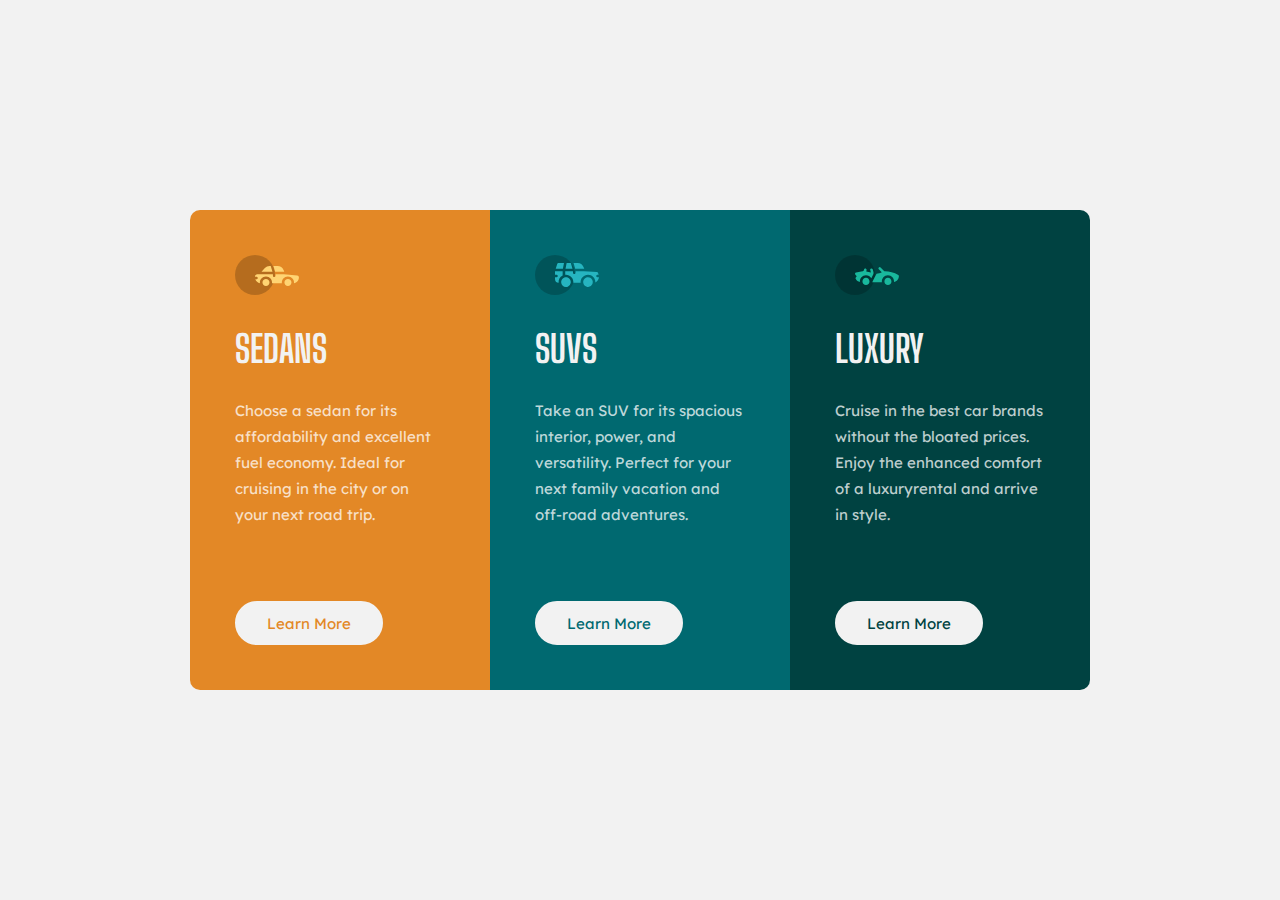
<file: index.html>
<!DOCTYPE html>
<html lang="en">
<head>
    <meta charset="UTF-8">
    <meta http-equiv="X-UA-Compatible" content="IE=edge">
    <meta name="viewport" content="width=device-width, initial-scale=1.0">
    <title>3-column-preview-card</title>
    <link rel="shortcut icon" href="images/favicon-32x32.png" type="image/x-icon">
    <link rel="stylesheet" href="style.css">
</head>

<body>
    <main class="flex">
        <div id="frame"><!--grid-->
            <div class="card flex card-1"><!--flex-->
                <div class="text">
                    <img src="images/icon-sedans.svg" alt="Sedans">
                    <h1>SEDANS</h1>
                    <P>Choose a sedan for its affordability and excellent fuel economy. Ideal for cruising in the city or on your next road trip.</P>
                </div>
                <div class="btn">
                    <a href="">Learn More</a>
                </div>
            </div>

            <div class="card flex card-2"><!--flex-->
                <div class="text">
                    <img src="images/icon-suvs.svg" alt="Suvs">
                    <h1>SUVS</h1>
                    <P> Take an SUV for its spacious interior, power, and versatility. Perfect for your next family vacation and off-road adventures.</P>
                </div>
                <div class="btn">
                    <a href="">Learn More</a>
                </div>
            </div>

            <div class="card flex card-3"><!--flex-->
                <div class="text">
                    <img src="images/icon-luxury.svg" alt="Luxury">
                    <h1>LUXURY</h1>
                    <P>Cruise in the best car brands without the bloated prices. Enjoy the enhanced comfort of a luxuryrental and arrive in style.</P>
                </div>
                <div class="btn">
                    <a href="">Learn More</a>
                </div>
            </div>
        </div>
    </main>    
</body>
</html>
</file>
<file: style.css>
@import url('https://fonts.googleapis.com/css2?family=Big+Shoulders+Display:wght@700&family=Lexend+Deca&display=swap');
@import url('https://fonts.googleapis.com/css2?family=Lexend+Deca&display=swap');

:root{
    --secondary-color: hsl(0, 0%, 95%);
}

*{
    margin: 0;
    padding: 0;
    color: var(--secondary-color);
    font-size: 15px;
}


/* Utilities */
.flex{
    display: flex;
    align-items: center;
    justify-content: center;
}


/* Fundamentals */
#frame {
    display: grid;
    grid-template-columns: repeat(3, 300px);
    grid-template-rows: 480px;
    border-radius: 10px;
    overflow: hidden;
}

main{
    min-height: 100vh;
    min-width: 100vw;
    font-family: 'lexend deca', sans-serif;
    background-color: var(--secondary-color);
}


/* Card */
.card-1{
    background-color: hsl(31, 77%, 52%);
    color: hsl(31, 77%, 52%);
}

.card-2{
    background-color: hsl(184, 100%, 22%);
    color: hsl(184, 100%, 22%);
}

.card-3{
    background-color: hsl(179, 100%, 13%);
    color: hsl(179, 100%, 13%);
}

.card{
    flex-direction: column;
    justify-content: space-between;
    align-items: flex-start;
    padding: 3rem;
}


/* Text */
.text h1{
    padding: 1.8rem 0;
    font-family: 'big shoulders display';
    font-size: 2.5rem;
}

.text p{
    line-height: 26px;
    color: hsla(0, 0%, 100%, 0.75);
}


/* button */
.btn{
    color: inherit;
    padding: .7em 2em;
    border-radius: 30px;
    border: 2px solid var(--secondary-color);
    background-color: var(--secondary-color);
}

.btn a{
    text-decoration: none;
}
.card a{
    color: inherit;
}

.btn:active{
    background-color: inherit;
    color: var(--secondary-color);
}


/* Mobile */
@media (max-width: 375px){
    #frame {
        grid-template-rows: repeat(3, 440px);
        grid-template-columns: 335px;
    }

    /* Card */
    .card{
        flex-direction: column;
        justify-content: space-between;
        align-items: flex-start;
        padding: 3rem 3.3rem;
    }
}
</file>
